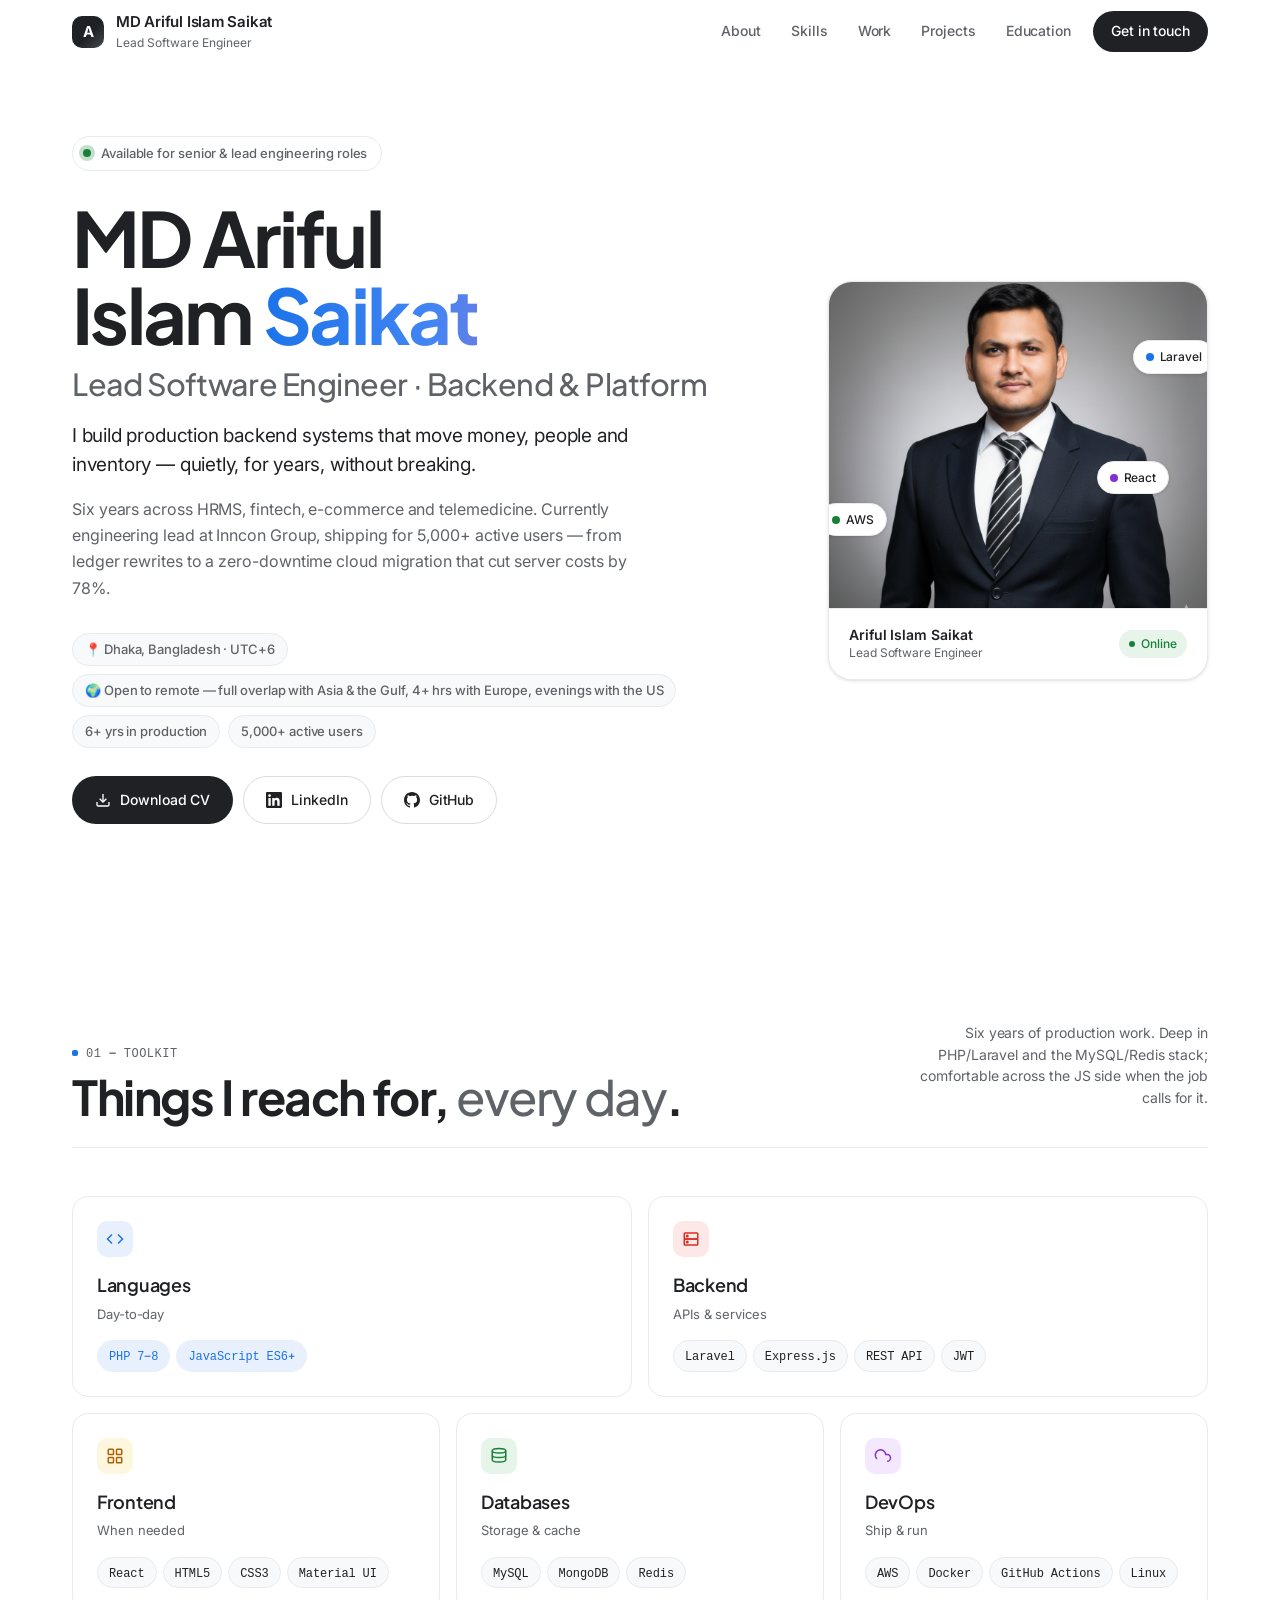
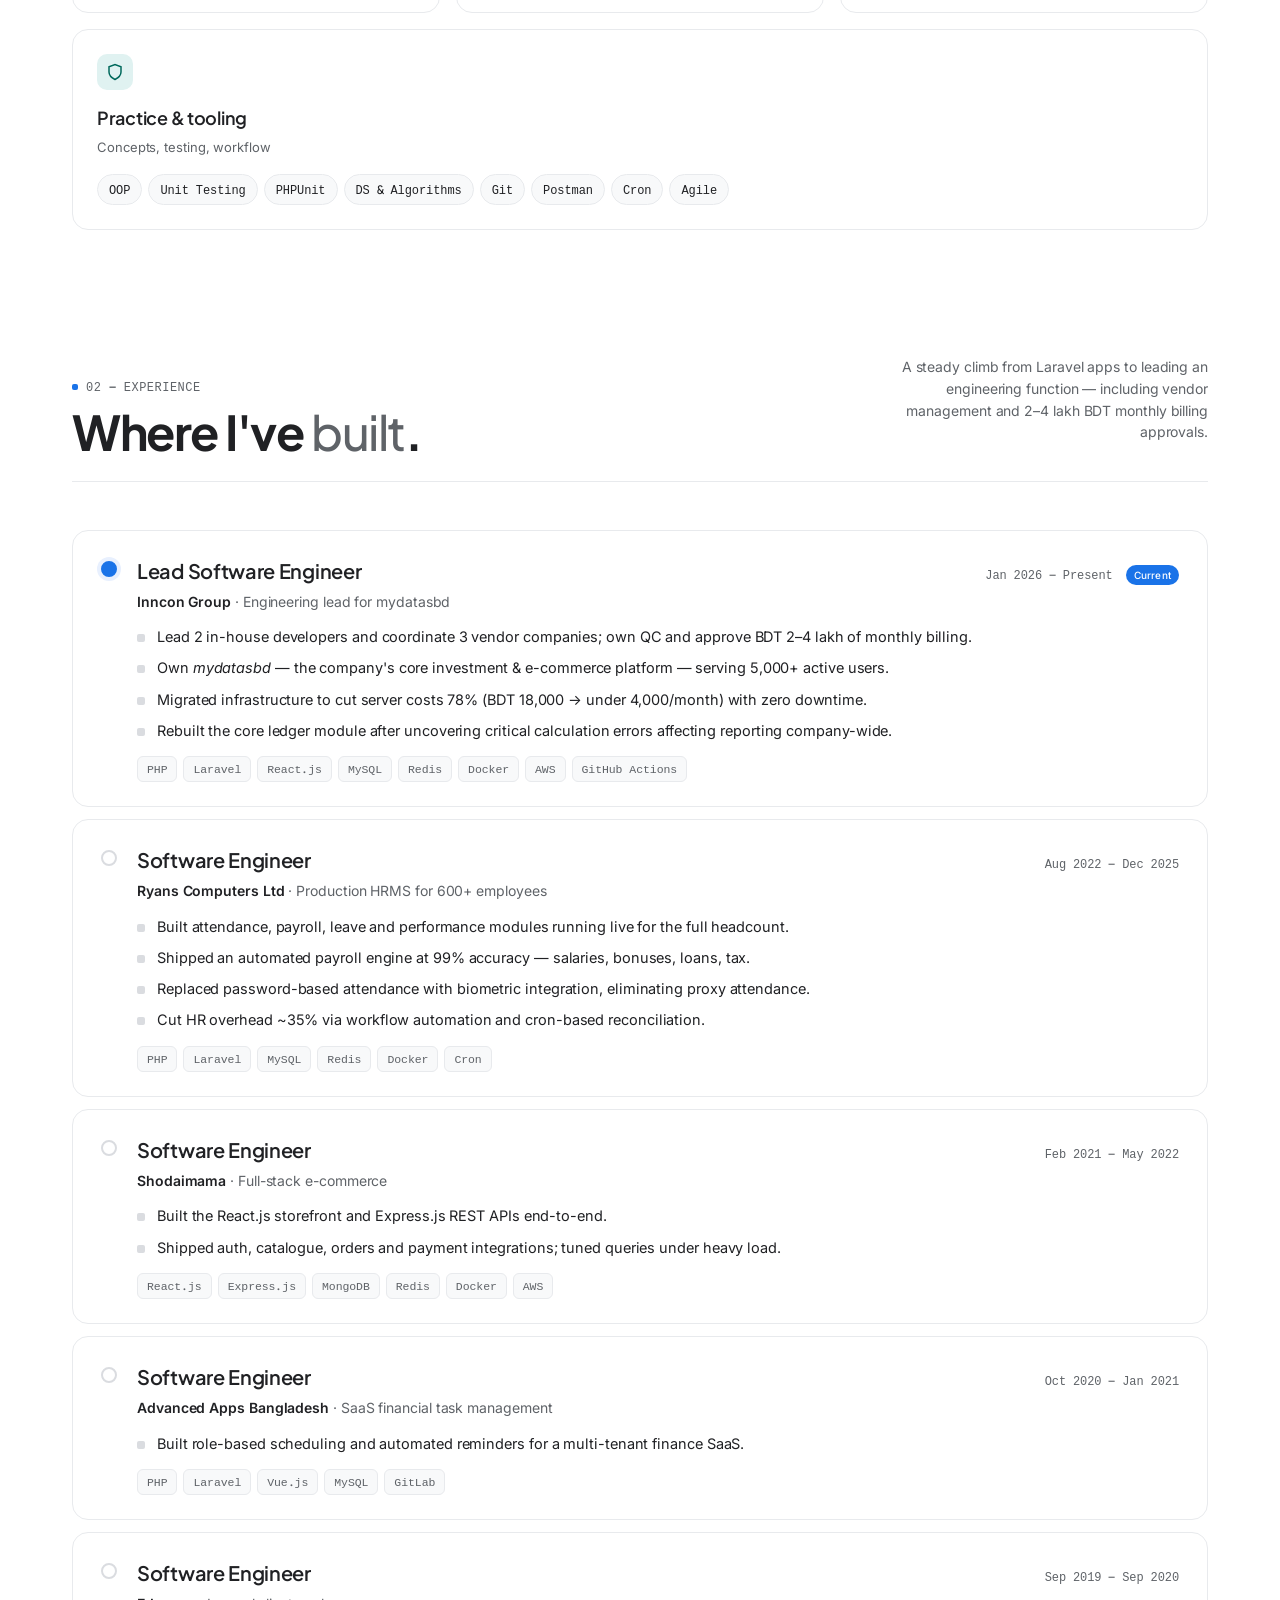
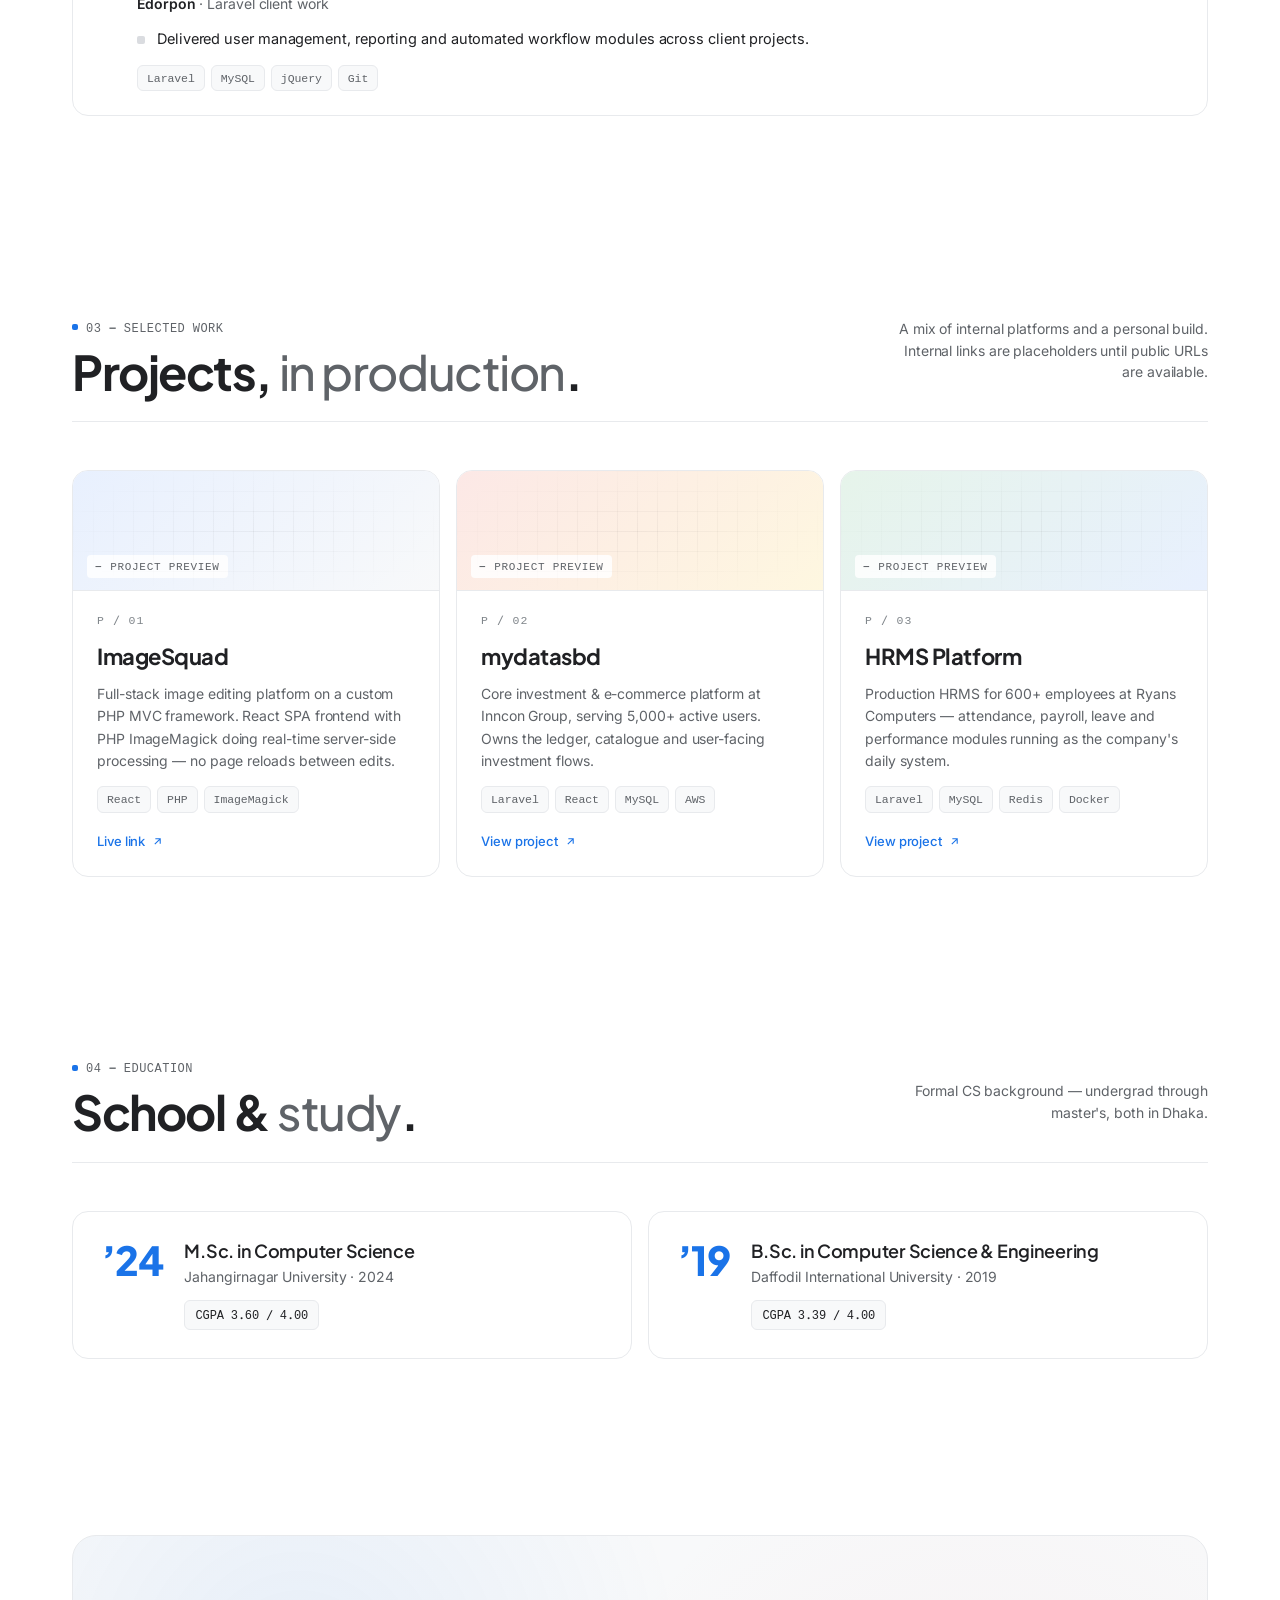
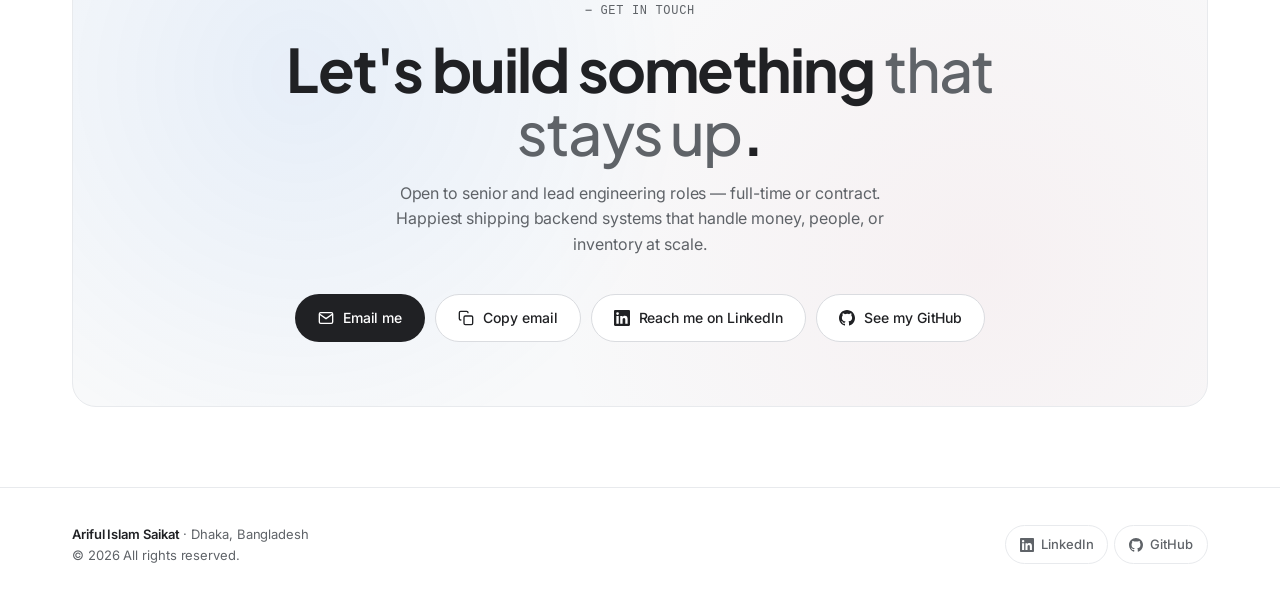
<file: index.html>
<!DOCTYPE html>
<html lang="en">
<head>
  <meta charset="UTF-8">
  <meta name="viewport" content="width=device-width, initial-scale=1.0">

  <!--
    TODO: Replace every "https://example.com" below with the real site URL
    once the domain is known (canonical, Open Graph, Twitter, JSON-LD).
  -->

  <!-- Primary meta -->
  <title>MD Ariful Islam Saikat — Lead Software Engineer</title>
  <meta name="description" content="MD Ariful Islam Saikat — Lead Software Engineer in Dhaka, Bangladesh. 6+ years building production backend systems in PHP/Laravel, React and AWS for fintech, HRMS and e-commerce.">
  <meta name="author" content="MD Ariful Islam Saikat">
  <meta name="robots" content="index, follow">
  <meta name="theme-color" content="#ffffff">
  <link rel="canonical" href="https://example.com/">

  <!-- Favicon (inline SVG — matches the brand "A" mark, no extra file needed) -->
  <link rel="icon" href="data:image/svg+xml,%3Csvg xmlns='http://www.w3.org/2000/svg' viewBox='0 0 32 32'%3E%3Crect width='32' height='32' rx='8' fill='%23202124'/%3E%3Ctext x='16' y='22' font-family='Arial,sans-serif' font-size='18' font-weight='700' fill='%23ffffff' text-anchor='middle'%3EA%3C/text%3E%3C/svg%3E">

  <!-- Open Graph (Facebook, LinkedIn, WhatsApp link previews) -->
  <meta property="og:type" content="website">
  <meta property="og:title" content="MD Ariful Islam Saikat — Lead Software Engineer">
  <meta property="og:description" content="6+ years building production backend systems in PHP/Laravel, React and AWS. Currently engineering lead at Inncon Group, shipping for 5,000+ active users.">
  <meta property="og:url" content="https://example.com/">
  <meta property="og:image" content="https://example.com/images/profile.jpg"><!-- TODO: ideally a 1200×630 share image -->
  <meta property="og:site_name" content="MD Ariful Islam Saikat">

  <!-- Twitter -->
  <meta name="twitter:card" content="summary_large_image">
  <meta name="twitter:title" content="MD Ariful Islam Saikat — Lead Software Engineer">
  <meta name="twitter:description" content="6+ years building production backend systems in PHP/Laravel, React and AWS for fintech, HRMS and e-commerce.">
  <meta name="twitter:image" content="https://example.com/images/profile.jpg">

  <!-- Structured data: tells Google who this page is about (knowledge panel, rich results) -->
  <script type="application/ld+json">
  {
    "@context": "https://schema.org",
    "@type": "Person",
    "name": "MD Ariful Islam Saikat",
    "jobTitle": "Lead Software Engineer",
    "url": "https://example.com/",
    "image": "https://example.com/images/profile.jpg",
    "email": "mailto:saikat.lead.software.engineer@gmail.com",
    "address": {
      "@type": "PostalAddress",
      "addressLocality": "Dhaka",
      "addressCountry": "Bangladesh"
    },
    "worksFor": {
      "@type": "Organization",
      "name": "Inncon Group"
    },
    "alumniOf": [
      { "@type": "CollegeOrUniversity", "name": "Jahangirnagar University" },
      { "@type": "CollegeOrUniversity", "name": "Daffodil International University" }
    ],
    "knowsAbout": ["PHP", "Laravel", "React", "MySQL", "Redis", "AWS", "Docker", "REST APIs"],
    "sameAs": [
      "https://linkedin.com/in/ariful-islam-saikat",
      "https://github.com/SaikatGeek"
    ]
  }
  </script>

  <link rel="preconnect" href="https://fonts.googleapis.com">
<link rel="preconnect" href="https://fonts.gstatic.com" crossorigin="">
<link href="https://fonts.googleapis.com/css2?family=Inter:wght@300;400;500;600;700;800&family=Plus+Jakarta+Sans:wght@400;500;600;700;800&display=swap" rel="stylesheet">
<style>
/* Keep Google Sans Code inlined as it is not on Google Fonts public CDN */
@font-face {
  font-family: 'Google Sans Code';
  font-style: normal;
  font-weight: 400;
  font-display: swap;
  src: url("[data-uri]") format('woff2');
}
@font-face {
  font-family: 'Google Sans Code';
  font-style: normal;
  font-weight: 500;
  font-display: swap;
  src: url("[data-uri]") format('woff2');
}
</style>
<style>
  :root {
    /* Clean white product palette */
    --bg: #ffffff;
    --bg-alt: #f8f9fa;
    --bg-hover: #f1f3f4;
    --ink: #202124;
    --ink-muted: #5f6368;
    --ink-faint: #80868b;
    --rule: #e8eaed;
    --rule-strong: #dadce0;

    /* Product accents — inspired by modern productivity tools */
    --blue: #1a73e8;
    --blue-soft: #e8f0fe;
    --green: #188038;
    --green-soft: #e6f4ea;
    --red: #d93025;
    --yellow: #f9ab00;

    --radius-sm: 8px;
    --radius: 12px;
    --radius-lg: 16px;
    --radius-xl: 24px;

    --max: 1200px;
    --nav-h: 64px;
    --ease: cubic-bezier(.2,.7,.2,1);
    --ease-out: cubic-bezier(0.22, 1, 0.36, 1);

    --shadow-1: 0 1px 2px 0 rgba(60,64,67,.06), 0 1px 3px 1px rgba(60,64,67,.08);
    --shadow-2: 0 1px 3px 0 rgba(60,64,67,.1), 0 4px 8px 3px rgba(60,64,67,.06);
    --shadow-3: 0 4px 8px 3px rgba(60,64,67,.1), 0 1px 3px 0 rgba(60,64,67,.06);
  }

  * { box-sizing: border-box; }
  html { scroll-behavior: smooth; }
  html, body { margin: 0; padding: 0; }
  body {
    font-family: 'Inter', 'Plus Jakarta Sans', -apple-system, BlinkMacSystemFont, 'Segoe UI', Roboto, Arial, sans-serif;
    background: var(--bg);
    color: var(--ink);
    font-size: 16px;
    line-height: 1.6;
    font-weight: 400;
    -webkit-font-smoothing: antialiased;
    -moz-osx-font-smoothing: grayscale;
    overflow-x: hidden;
    letter-spacing: -0.005em;
  }

  a { color: inherit; text-decoration: none; }

  .mono { font-family: 'Google Sans Code', ui-monospace, 'SF Mono', Menlo, monospace; }

  .container {
    max-width: var(--max);
    margin: 0 auto;
    padding: 0 32px;
  }

  /* Skip link — hidden until a keyboard user tabs to it */
  .skip-link {
    position: absolute;
    left: 12px;
    top: -48px;
    z-index: 100;
    padding: 10px 18px;
    border-radius: 999px;
    background: var(--ink);
    color: #fff;
    font-size: 14px;
    font-weight: 500;
    transition: top .2s var(--ease);
  }
  .skip-link:focus { top: 12px; }

  /* ---------- NAV ---------- */
  .nav {
    position: sticky;
    top: 0;
    z-index: 40;
    height: var(--nav-h);
    background: rgba(255,255,255,0.85);
    backdrop-filter: saturate(1.8) blur(14px);
    -webkit-backdrop-filter: saturate(1.8) blur(14px);
    border-bottom: 1px solid transparent;
    transition: border-color .25s var(--ease), background .25s var(--ease);
  }
  .nav.scrolled { border-bottom-color: var(--rule); background: rgba(255,255,255,0.94); }
  .nav-inner {
    height: 100%;
    display: flex;
    align-items: center;
    justify-content: space-between;
    gap: 24px;
  }
  .brand {
    display: flex;
    align-items: center;
    gap: 12px;
    font-weight: 600;
    font-size: 15px;
    letter-spacing: -0.015em;
  }
  .brand-mark {
    width: 32px; height: 32px;
    border-radius: 10px;
    background: var(--ink);
    color: #fff;
    display: grid; place-items: center;
    font-weight: 700;
    font-size: 15px;
    letter-spacing: -0.02em;
    position: relative;
    overflow: hidden;
  }
  .brand-mark::after {
    content: "";
    position: absolute;
    inset: 0;
    background: linear-gradient(135deg, transparent 55%, rgba(255,255,255,.18));
  }
  .brand-name small {
    display: block;
    color: var(--ink-muted);
    font-size: 12px;
    font-weight: 400;
    margin-top: -1px;
    letter-spacing: 0;
  }
  .nav-links {
    display: flex;
    gap: 2px;
    align-items: center;
  }
  .nav-links a {
    font-size: 14px;
    font-weight: 500;
    color: var(--ink-muted);
    padding: 8px 14px;
    border-radius: 8px;
    transition: color .2s var(--ease), background .2s var(--ease);
  }
  .nav-links a:hover { color: var(--ink); background: var(--bg-hover); }
  .nav-cta {
    font-size: 14px;
    font-weight: 500;
    padding: 9px 18px !important;
    border-radius: 999px !important;
    background: var(--ink);
    color: #fff !important;
    margin-left: 6px;
    transition: transform .2s var(--ease), background .2s var(--ease), box-shadow .2s var(--ease);
  }
  .nav-cta:hover { background: var(--blue) !important; transform: translateY(-1px); box-shadow: var(--shadow-2); }

  .hamburger {
    display: none;
    width: 40px; height: 40px;
    border: none; background: transparent;
    border-radius: 50%;
    cursor: pointer; padding: 0; position: relative;
  }
  .hamburger:hover { background: var(--bg-hover); }
  .hamburger span {
    position: absolute; left: 11px;
    width: 18px; height: 2px; border-radius: 2px;
    background: var(--ink);
    transition: transform .3s var(--ease), opacity .3s var(--ease), top .3s var(--ease);
  }
  .hamburger span:nth-child(1) { top: 14px; }
  .hamburger span:nth-child(2) { top: 19px; }
  .hamburger span:nth-child(3) { top: 24px; }
  .hamburger.open span:nth-child(1) { top: 19px; transform: rotate(45deg); }
  .hamburger.open span:nth-child(2) { opacity: 0; }
  .hamburger.open span:nth-child(3) { top: 19px; transform: rotate(-45deg); }

  .mobile-menu {
    position: fixed;
    top: var(--nav-h);
    left: 0; right: 0;
    background: var(--bg);
    border-bottom: 1px solid var(--rule);
    padding: 8px 0 16px;
    transform: translateY(-10px);
    opacity: 0;
    pointer-events: none;
    transition: transform .3s var(--ease), opacity .3s var(--ease);
    z-index: 39;
  }
  .mobile-menu.open { transform: translateY(0); opacity: 1; pointer-events: auto; }
  .mobile-menu a {
    display: block;
    padding: 14px 32px;
    font-size: 16px;
    font-weight: 500;
    color: var(--ink);
    border-bottom: 1px solid var(--rule);
  }
  .mobile-menu a:last-child { border-bottom: none; }

  /* ---------- HERO ---------- */
  .hero {
    position: relative;
    padding: 72px 0 96px;
    overflow: hidden;
  }
  .hero-inner {
    position: relative;
    display: grid;
    grid-template-columns: 1.5fr 1fr;
    gap: 64px;
    align-items: center;
  }
  .eyebrow {
    display: inline-flex;
    align-items: center;
    gap: 10px;
    font-size: 13px;
    color: var(--ink-muted);
    font-weight: 500;
    padding: 6px 14px 6px 10px;
    border: 1px solid var(--rule);
    border-radius: 999px;
    margin-bottom: 28px;
    background: var(--bg);
    transition: border-color .25s var(--ease), transform .25s var(--ease);
  }
  .eyebrow:hover { border-color: var(--rule-strong); transform: translateY(-1px); }
  .eyebrow .dot {
    width: 8px; height: 8px; border-radius: 50%;
    background: var(--green);
    position: relative;
  }
  .eyebrow .dot::after {
    content: ""; position: absolute; inset: -4px;
    border-radius: 50%;
    background: var(--green);
    opacity: 0.25;
    animation: ping 2.2s var(--ease) infinite;
  }
  @keyframes ping {
    0% { transform: scale(0.8); opacity: 0.5; }
    75%, 100% { transform: scale(2); opacity: 0; }
  }

  .hero h1 {
    font-family: 'Plus Jakarta Sans', 'Inter', sans-serif;
    font-weight: 700;
    font-size: clamp(44px, 6.2vw, 76px);
    line-height: 1.02;
    letter-spacing: -0.035em;
    margin: 0 0 22px;
    color: var(--ink);
  }
  .hero h1 .title-line {
    display: block;
    color: var(--ink-muted);
    font-size: 0.4em;
    font-weight: 500;
    letter-spacing: -0.015em;
    margin-top: 14px;
  }
  .hero h1 .gradient-word {
    background: linear-gradient(95deg, var(--blue) 0%, #4285f4 40%, #9b72cb 70%, #d96570 100%);
    -webkit-background-clip: text;
    background-clip: text;
    -webkit-text-fill-color: transparent;
    background-size: 200% 100%;
    animation: shimmer 6s ease-in-out infinite;
  }
  @keyframes shimmer {
    0%, 100% { background-position: 0% 50%; }
    50% { background-position: 100% 50%; }
  }

  .hero-tagline {
    font-size: 19px;
    line-height: 1.55;
    color: var(--ink);
    max-width: 580px;
    margin: 0 0 16px;
    font-weight: 400;
    letter-spacing: -0.01em;
  }
  .hero-about {
    font-size: 16px;
    line-height: 1.65;
    color: var(--ink-muted);
    max-width: 580px;
    margin: 0 0 32px;
  }
  .hero-meta {
    display: flex;
    align-items: center;
    gap: 8px;
    font-size: 13px;
    color: var(--ink-muted);
    margin-bottom: 28px;
    flex-wrap: wrap;
  }
  .hero-meta .pill {
    display: inline-flex;
    align-items: center;
    gap: 6px;
    padding: 5px 12px;
    border-radius: 999px;
    background: var(--bg-alt);
    border: 1px solid var(--rule);
    font-weight: 500;
  }

  .cta-row { display: flex; gap: 10px; flex-wrap: wrap; }
  .btn {
    display: inline-flex;
    align-items: center;
    gap: 9px;
    padding: 12px 22px;
    border-radius: 999px;
    font-size: 14px;
    font-weight: 500;
    letter-spacing: -0.005em;
    transition: transform .2s var(--ease), box-shadow .2s var(--ease), background .2s var(--ease), color .2s var(--ease), border-color .2s var(--ease);
    border: 1px solid transparent;
    cursor: pointer;
    font-family: inherit;
  }
  .btn-primary {
    background: var(--ink);
    color: #fff;
  }
  .btn-primary:hover { background: var(--blue); transform: translateY(-1px); box-shadow: var(--shadow-2); }
  .btn-ghost {
    background: var(--bg);
    color: var(--ink);
    border-color: var(--rule-strong);
  }
  .btn-ghost:hover { background: var(--bg-alt); border-color: var(--ink); transform: translateY(-1px); box-shadow: var(--shadow-1); }
  .btn svg { width: 16px; height: 16px; }

  /* ---------- GOOGLE-BOX HERO CARD ---------- */
  .hero-card {
    position: relative;
    aspect-ratio: 1/1.05;
    width: 100%;
    max-width: 380px;
    margin-left: auto;
    border-radius: var(--radius-xl);
    background: var(--bg-alt);
    border: 1px solid var(--rule);
    overflow: hidden;
    display: grid;
    grid-template-rows: 1fr auto;
    box-shadow: var(--shadow-1);
    transition: box-shadow .4s var(--ease), transform .4s var(--ease);
  }
  .hero-card:hover { box-shadow: var(--shadow-3); transform: translateY(-2px); }

  .portrait-slot {
    position: relative;
    overflow: hidden;
    /* Soft gradient sits behind the photo as a fallback while it loads */
    background:
      radial-gradient(circle at 30% 20%, rgba(26,115,232,0.08), transparent 45%),
      radial-gradient(circle at 75% 70%, rgba(217,101,112,0.07), transparent 50%),
      linear-gradient(180deg, #f8f9fa, #eef1f5);
  }
  .portrait-img {
    position: absolute;
    inset: 0;
    width: 100%;
    height: 100%;
    object-fit: cover;
    object-position: center;
  }
  .portrait-slot::before {
    content: "";
    position: absolute;
    inset: 0;
    background-image:
      linear-gradient(rgba(32,33,36,.035) 1px, transparent 1px),
      linear-gradient(90deg, rgba(32,33,36,.035) 1px, transparent 1px);
    background-size: 24px 24px;
    mask-image: radial-gradient(ellipse at center, #000 40%, transparent 75%);
    -webkit-mask-image: radial-gradient(ellipse at center, #000 40%, transparent 75%);
  }
  .portrait-initials {
    position: absolute;
    inset: 0;
    display: grid;
    place-items: center;
    font-family: 'Plus Jakarta Sans', sans-serif;
    font-weight: 800;
    font-size: 96px;
    letter-spacing: -0.04em;
    color: var(--ink);
    line-height: 1;
  }
  .portrait-initials .dot-i {
    color: var(--blue);
  }
  .portrait-placeholder-label {
    position: absolute;
    left: 14px; top: 14px;
    font-size: 11px;
    font-family: 'Google Sans Code', monospace;
    color: var(--ink-faint);
    letter-spacing: 0.08em;
    text-transform: uppercase;
  }
  .float-chip {
    position: absolute;
    display: inline-flex;
    align-items: center;
    gap: 6px;
    background: #fff;
    border: 1px solid var(--rule);
    border-radius: 999px;
    padding: 6px 12px;
    font-size: 12px;
    font-weight: 500;
    box-shadow: var(--shadow-1);
    animation: float 6s var(--ease) infinite;
  }
  .float-chip .swatch {
    width: 8px; height: 8px; border-radius: 50%;
  }
  .float-chip.one {
    top: 18%; right: -8px;
    animation-delay: 0s;
  }
  .float-chip.two {
    bottom: 22%; left: -10px;
    animation-delay: 2s;
  }
  .float-chip.three {
    top: 55%; right: 10%;
    animation-delay: 4s;
  }
  @keyframes float {
    0%, 100% { transform: translateY(0); }
    50% { transform: translateY(-6px); }
  }

  .hero-card-foot {
    padding: 18px 20px;
    border-top: 1px solid var(--rule);
    background: #fff;
    display: flex;
    align-items: center;
    justify-content: space-between;
    gap: 12px;
  }
  .hero-card-foot .name {
    font-weight: 600;
    font-size: 14px;
    line-height: 1.2;
  }
  .hero-card-foot .name small {
    display: block;
    font-weight: 400;
    color: var(--ink-muted);
    font-size: 12px;
    margin-top: 2px;
  }
  .hero-card-foot .status {
    display: inline-flex;
    align-items: center;
    gap: 6px;
    font-size: 12px;
    color: var(--green);
    font-weight: 500;
    padding: 4px 10px;
    background: var(--green-soft);
    border-radius: 999px;
  }
  .hero-card-foot .status::before {
    content: "";
    width: 6px; height: 6px; border-radius: 50%;
    background: var(--green);
  }

  /* ---------- SECTIONS ---------- */
  section { padding: 88px 0; position: relative; }
  .section-head {
    display: grid;
    grid-template-columns: 1fr auto;
    align-items: end;
    gap: 32px;
    margin-bottom: 48px;
    padding-bottom: 24px;
    border-bottom: 1px solid var(--rule);
  }
  .section-label {
    font-family: 'Google Sans Code', monospace;
    font-size: 12px;
    color: var(--ink-muted);
    letter-spacing: 0.04em;
    text-transform: uppercase;
    font-weight: 500;
    margin-bottom: 10px;
    display: inline-flex;
    align-items: center;
    gap: 8px;
  }
  .section-label::before {
    content: "";
    width: 6px; height: 6px; border-radius: 2px;
    background: var(--blue);
  }
  .section-title {
    font-family: 'Plus Jakarta Sans', 'Inter', sans-serif;
    font-weight: 700;
    font-size: clamp(32px, 4.2vw, 48px);
    line-height: 1.05;
    letter-spacing: -0.03em;
    margin: 0;
    color: var(--ink);
  }
  .section-title em {
    font-style: normal;
    color: var(--ink-muted);
    font-weight: 500;
  }
  .section-aside {
    font-size: 14px;
    color: var(--ink-muted);
    max-width: 320px;
    line-height: 1.55;
    text-align: right;
  }

  /* ---------- GOOGLE-BOX GRID ---------- */
  .skills-grid {
    display: grid;
    grid-template-columns: repeat(6, 1fr);
    gap: 16px;
  }
  .skill-card {
    background: var(--bg);
    border: 1px solid var(--rule);
    border-radius: var(--radius-lg);
    padding: 24px;
    transition: transform .3s var(--ease-out), box-shadow .3s var(--ease-out), border-color .3s var(--ease-out);
    position: relative;
    overflow: hidden;
  }
  /* Span pattern — varied box sizes (European/Nordic/modular feel) */
  .skill-card:nth-child(1) { grid-column: span 3; }
  .skill-card:nth-child(2) { grid-column: span 3; }
  .skill-card:nth-child(3) { grid-column: span 2; }
  .skill-card:nth-child(4) { grid-column: span 2; }
  .skill-card:nth-child(5) { grid-column: span 2; }
  .skill-card:nth-child(6) { grid-column: span 6; }

  .skill-card:hover {
    transform: translateY(-3px);
    box-shadow: var(--shadow-2);
    border-color: transparent;
  }
  .skill-card .skill-icon {
    width: 36px; height: 36px;
    border-radius: 10px;
    display: grid; place-items: center;
    margin-bottom: 14px;
    background: var(--blue-soft);
    color: var(--blue);
  }
  .skill-card .skill-icon svg { width: 18px; height: 18px; }
  .skill-card:nth-child(2) .skill-icon { background: #fce8e6; color: var(--red); }
  .skill-card:nth-child(3) .skill-icon { background: #fef7e0; color: #b06000; }
  .skill-card:nth-child(4) .skill-icon { background: var(--green-soft); color: var(--green); }
  .skill-card:nth-child(5) .skill-icon { background: #f3e8fd; color: #8430ce; }
  .skill-card:nth-child(6) .skill-icon { background: #e0f2f1; color: #00695c; }

  .skill-card h3 {
    font-family: 'Plus Jakarta Sans', sans-serif;
    font-weight: 600;
    font-size: 18px;
    margin: 0 0 4px;
    letter-spacing: -0.015em;
  }
  .skill-card .skill-sub {
    font-size: 13px;
    color: var(--ink-muted);
    margin-bottom: 16px;
  }
  .chips {
    display: flex;
    flex-wrap: wrap;
    gap: 6px;
  }
  .chip {
    font-family: 'Google Sans Code', monospace;
    font-size: 12px;
    padding: 5px 11px;
    border-radius: 999px;
    background: var(--bg-alt);
    color: var(--ink);
    border: 1px solid var(--rule);
    transition: background .2s var(--ease), border-color .2s var(--ease);
  }
  .chip.accent {
    background: var(--blue-soft);
    color: var(--blue);
    border-color: transparent;
  }

  /* ---------- EXPERIENCE ---------- */
  .timeline {
    position: relative;
  }
  .job {
    position: relative;
    padding: 24px 28px 24px 64px;
    margin-bottom: 12px;
    border: 1px solid var(--rule);
    border-radius: var(--radius-lg);
    background: var(--bg);
    transition: transform .3s var(--ease), box-shadow .3s var(--ease), border-color .3s var(--ease);
  }
  .job:hover {
    transform: translateX(4px);
    box-shadow: var(--shadow-2);
    border-color: transparent;
  }
  .job::before {
    content: "";
    position: absolute;
    left: 28px; top: 30px;
    width: 12px; height: 12px;
    border-radius: 50%;
    background: var(--bg);
    border: 2px solid var(--rule-strong);
    transition: background .25s var(--ease), border-color .25s var(--ease), transform .25s var(--ease);
  }
  .job.current::before {
    background: var(--blue);
    border-color: var(--blue);
    box-shadow: 0 0 0 4px var(--blue-soft);
  }
  .job:hover::before {
    transform: scale(1.2);
  }
  .job-head {
    display: flex;
    flex-wrap: wrap;
    align-items: baseline;
    justify-content: space-between;
    gap: 8px 20px;
    margin-bottom: 4px;
  }
  .job-role {
    font-family: 'Plus Jakarta Sans', sans-serif;
    font-weight: 600;
    font-size: 20px;
    letter-spacing: -0.015em;
    margin: 0;
    color: var(--ink);
  }
  .job-company {
    font-size: 14px;
    color: var(--ink-muted);
    margin: 0 0 12px;
  }
  .job-company strong { color: var(--ink); font-weight: 600; }
  .job-period {
    font-family: 'Google Sans Code', monospace;
    font-size: 12px;
    color: var(--ink-muted);
    font-variant-numeric: tabular-nums;
    white-space: nowrap;
  }
  .job-period .current-tag {
    display: inline-block;
    background: var(--blue);
    color: #fff;
    padding: 2px 8px;
    border-radius: 999px;
    font-size: 10px;
    margin-left: 6px;
    letter-spacing: 0.02em;
    font-family: 'Inter', sans-serif;
    font-weight: 500;
  }
  .job-bullets {
    list-style: none;
    padding: 0;
    margin: 10px 0 14px;
  }
  .job-bullets li {
    position: relative;
    padding-left: 20px;
    font-size: 14.5px;
    color: var(--ink);
    line-height: 1.6;
    margin-bottom: 8px;
  }
  .job-bullets li::before {
    content: "";
    position: absolute;
    left: 0; top: 9px;
    width: 8px; height: 8px;
    border-radius: 2px;
    background: var(--rule-strong);
  }
  .job-stack {
    display: flex;
    flex-wrap: wrap;
    gap: 6px;
    margin-top: 14px;
  }
  .stack-tag {
    font-family: 'Google Sans Code', monospace;
    font-size: 11.5px;
    color: var(--ink-muted);
    padding: 3px 9px;
    border-radius: 6px;
    background: var(--bg-alt);
    border: 1px solid var(--rule);
  }

  /* ---------- PROJECTS ---------- */
  .projects-grid {
    display: grid;
    grid-template-columns: repeat(3, 1fr);
    gap: 16px;
  }
  .project-card {
    background: var(--bg);
    border: 1px solid var(--rule);
    border-radius: var(--radius-lg);
    padding: 24px;
    display: flex;
    flex-direction: column;
    gap: 14px;
    transition: transform .35s var(--ease-out), box-shadow .35s var(--ease-out), border-color .35s var(--ease-out);
    cursor: pointer;
    position: relative;
    overflow: hidden;
    min-height: 320px;
  }
  .project-card:hover {
    transform: translateY(-4px);
    box-shadow: var(--shadow-3);
    border-color: transparent;
  }
  .project-thumb {
    height: 120px;
    margin: -24px -24px 6px;
    background: linear-gradient(135deg, #e8f0fe, #f8f9fa);
    position: relative;
    overflow: hidden;
    border-bottom: 1px solid var(--rule);
  }
  .project-card:nth-child(2) .project-thumb {
    background: linear-gradient(135deg, #fce8e6, #fef7e0);
  }
  .project-card:nth-child(3) .project-thumb {
    background: linear-gradient(135deg, #e6f4ea, #e8f0fe);
  }
  .project-thumb::after {
    content: "";
    position: absolute;
    inset: 0;
    background-image:
      linear-gradient(rgba(32,33,36,.05) 1px, transparent 1px),
      linear-gradient(90deg, rgba(32,33,36,.05) 1px, transparent 1px);
    background-size: 20px 20px;
    mask-image: radial-gradient(ellipse at 50% 50%, #000, transparent 80%);
    -webkit-mask-image: radial-gradient(ellipse at 50% 50%, #000, transparent 80%);
  }
  .project-thumb-label {
    position: absolute;
    left: 14px; bottom: 12px;
    font-family: 'Google Sans Code', monospace;
    font-size: 11px;
    color: var(--ink-muted);
    letter-spacing: 0.06em;
    text-transform: uppercase;
    background: rgba(255,255,255,0.85);
    padding: 3px 8px;
    border-radius: 4px;
  }
  .project-num {
    font-family: 'Google Sans Code', monospace;
    font-size: 11.5px;
    color: var(--ink-faint);
    letter-spacing: 0.08em;
  }
  .project-name {
    font-family: 'Plus Jakarta Sans', sans-serif;
    font-weight: 700;
    font-size: 22px;
    letter-spacing: -0.02em;
    margin: 0;
    line-height: 1.15;
  }
  .project-desc {
    font-size: 14px;
    color: var(--ink-muted);
    line-height: 1.6;
    margin: 0;
    flex: 1;
  }
  .project-stack {
    display: flex;
    flex-wrap: wrap;
    gap: 6px;
  }
  .project-link {
    display: inline-flex;
    align-items: center;
    gap: 6px;
    font-size: 13px;
    color: var(--blue);
    font-weight: 500;
    margin-top: 4px;
  }
  .project-link.disabled { color: var(--ink-faint); cursor: default; }
  .project-link svg { width: 13px; height: 13px; transition: transform .25s var(--ease); }
  .project-card:hover .project-link:not(.disabled) svg { transform: translate(2px, -2px); }

  /* ---------- EDUCATION ---------- */
  .edu-grid {
    display: grid;
    grid-template-columns: repeat(2, 1fr);
    gap: 16px;
  }
  .edu-card {
    background: var(--bg);
    border: 1px solid var(--rule);
    border-radius: var(--radius-lg);
    padding: 28px;
    display: flex;
    gap: 22px;
    align-items: flex-start;
    transition: transform .3s var(--ease), box-shadow .3s var(--ease), border-color .3s var(--ease);
  }
  .edu-card:hover {
    transform: translateY(-2px);
    box-shadow: var(--shadow-2);
    border-color: transparent;
  }
  .edu-year {
    font-family: 'Plus Jakarta Sans', sans-serif;
    font-weight: 800;
    font-size: 40px;
    line-height: 1;
    color: var(--blue);
    flex-shrink: 0;
    letter-spacing: -0.03em;
  }
  .edu-body h3 {
    font-family: 'Plus Jakarta Sans', sans-serif;
    font-weight: 600;
    font-size: 18px;
    margin: 0 0 4px;
    letter-spacing: -0.015em;
    line-height: 1.25;
  }
  .edu-body .edu-school {
    font-size: 14px;
    color: var(--ink-muted);
    margin: 0 0 12px;
  }
  .edu-body .edu-cgpa {
    font-family: 'Google Sans Code', monospace;
    font-size: 12px;
    color: var(--ink);
    background: var(--bg-alt);
    border: 1px solid var(--rule);
    display: inline-block;
    padding: 4px 10px;
    border-radius: 6px;
  }

  /* ---------- CONTACT ---------- */
  .contact-block {
    text-align: center;
    padding: 64px 24px;
    background: var(--bg-alt);
    border-radius: var(--radius-xl);
    border: 1px solid var(--rule);
    position: relative;
    overflow: hidden;
  }
  .contact-block::before {
    content: "";
    position: absolute;
    inset: 0;
    background:
      radial-gradient(circle at 20% 30%, rgba(26,115,232,0.08), transparent 40%),
      radial-gradient(circle at 80% 70%, rgba(217,101,112,0.06), transparent 45%);
    pointer-events: none;
  }
  .contact-eyebrow {
    font-family: 'Google Sans Code', monospace;
    font-size: 12px;
    color: var(--ink-muted);
    letter-spacing: 0.06em;
    text-transform: uppercase;
    margin-bottom: 18px;
    position: relative;
  }
  .contact-title {
    font-family: 'Plus Jakarta Sans', sans-serif;
    font-weight: 700;
    font-size: clamp(36px, 5.5vw, 60px);
    line-height: 1.05;
    letter-spacing: -0.03em;
    margin: 0 0 18px;
    max-width: 820px;
    margin-left: auto;
    margin-right: auto;
    position: relative;
  }
  .contact-title em { font-style: normal; color: var(--ink-muted); font-weight: 500; }
  .contact-sub {
    font-size: 16px;
    color: var(--ink-muted);
    max-width: 540px;
    margin: 0 auto 36px;
    line-height: 1.6;
    position: relative;
  }
  .contact-cta {
    display: inline-flex; gap: 10px;
    flex-wrap: wrap; justify-content: center;
    position: relative;
  }

  /* ---------- FOOTER ---------- */
  footer {
    border-top: 1px solid var(--rule);
    padding: 36px 0 48px;
    margin-top: 40px;
  }
  .footer-inner {
    display: flex;
    align-items: center;
    justify-content: space-between;
    gap: 20px;
    flex-wrap: wrap;
  }
  .footer-left {
    font-size: 13px;
    color: var(--ink-muted);
  }
  .footer-left strong { color: var(--ink); font-weight: 600; }
  .footer-links {
    display: flex;
    gap: 6px;
  }
  .footer-links a {
    display: inline-flex;
    align-items: center;
    gap: 7px;
    font-size: 13px;
    font-weight: 500;
    padding: 8px 14px;
    border-radius: 999px;
    border: 1px solid var(--rule);
    color: var(--ink-muted);
    transition: all .2s var(--ease);
  }
  .footer-links a:hover {
    color: var(--ink);
    border-color: var(--ink);
    transform: translateY(-1px);
  }
  .footer-links svg { width: 14px; height: 14px; }

  /* ---------- REVEAL ANIMATION ---------- */
  .reveal {
    opacity: 0;
    transform: translateY(16px);
    transition: opacity .7s var(--ease-out), transform .7s var(--ease-out);
  }
  .reveal.in { opacity: 1; transform: none; }

  /* ---------- RESPONSIVE ---------- */
  @media (max-width: 960px) {
    .hero-inner { grid-template-columns: 1fr; gap: 48px; }
    .hero-card { max-width: 320px; margin: 0 auto; order: -1; }
    .skills-grid { grid-template-columns: repeat(2, 1fr); }
    .skills-grid .skill-card { grid-column: span 1 !important; }
    .skills-grid .skill-card:nth-child(6) { grid-column: span 2 !important; }
    .projects-grid { grid-template-columns: 1fr; }
    .edu-grid { grid-template-columns: 1fr; }
    .section-head { grid-template-columns: 1fr; }
    .section-aside { text-align: left; max-width: none; }
  }

  @media (max-width: 720px) {
    body { font-size: 15px; }
    .container { padding: 0 20px; }
    section { padding: 64px 0; }
    .hero { padding: 48px 0 64px; }
    .nav-links { display: none; }
    .hamburger { display: block; }
    .skills-grid { grid-template-columns: 1fr; }
    .skills-grid .skill-card, .skills-grid .skill-card:nth-child(6) { grid-column: span 1 !important; }
    .job { padding-left: 56px; }
    .job::before { left: 22px; }
    .job-head { flex-direction: column; align-items: flex-start; gap: 2px; }
    .job-period { white-space: normal; }
    .footer-inner { flex-direction: column; text-align: center; }
    .edu-card { flex-direction: column; gap: 12px; }
  }

  @media (prefers-reduced-motion: reduce) {
    *, *::before, *::after {
      animation-duration: 0.001ms !important;
      transition-duration: 0.001ms !important;
    }
    .reveal { opacity: 1; transform: none; }
  }
</style>
</head>
<body>

<a class="skip-link" href="#main">Skip to content</a>

<!-- NAV -->
<nav class="nav scrolled" id="nav">
  <div class="container nav-inner">
    <a href="#top" class="brand">
      <span class="brand-mark">A</span>
      <span class="brand-name">
        MD Ariful Islam Saikat
        <small>Lead Software Engineer</small>
      </span>
    </a>
    <div class="nav-links">
      <a href="#about">About</a>
      <a href="#skills">Skills</a>
      <a href="#work">Work</a>
      <a href="#projects">Projects</a>
      <a href="#education">Education</a>
      <a href="#contact" class="nav-cta">Get in touch</a>
    </div>
    <button class="hamburger" id="hamburger" aria-label="Menu" aria-controls="mobileMenu" aria-expanded="false">
      <span></span><span></span><span></span>
    </button>
  </div>
  <div class="mobile-menu" id="mobileMenu" aria-hidden="true">
    <a href="#about">About</a>
    <a href="#skills">Skills</a>
    <a href="#work">Work</a>
    <a href="#projects">Projects</a>
    <a href="#education">Education</a>
    <a href="#contact">Get in touch</a>
  </div>
</nav>

<main id="main">

<!-- HERO -->
<header class="hero" id="top">
  <div class="container hero-inner">
    <div class="hero-copy" id="about">
      <div class="eyebrow reveal in" style="transition-delay: 0ms;">
        <span class="dot"></span>
        Available for senior &amp; lead engineering roles
      </div>
      <h1 class="reveal in" style="transition-delay: 60ms;">
        MD Ariful <br>Islam <span class="gradient-word">Saikat</span>
        <span class="title-line">Lead Software Engineer · Backend &amp; Platform</span>
      </h1>
      <p class="hero-tagline reveal in" style="transition-delay: 120ms;">
        I build production backend systems that move money, people and inventory —
        quietly, for years, without breaking.
      </p>
      <p class="hero-about reveal in" style="transition-delay: 180ms;">
        Six years across HRMS, fintech, e-commerce and telemedicine. Currently engineering
        lead at Inncon Group, shipping for 5,000+ active users — from ledger rewrites
        to a zero-downtime cloud migration that cut server costs by 78%.
      </p>
      <div class="hero-meta reveal in" style="transition-delay: 240ms;">
        <span class="pill">📍 Dhaka, Bangladesh · UTC+6</span>
        <span class="pill">🌍 Open to remote — full overlap with Asia &amp; the Gulf, 4+ hrs with Europe, evenings with the US</span>
        <span class="pill">6+ yrs in production</span>
        <span class="pill">5,000+ active users</span>
      </div>
      <div class="cta-row reveal in" style="transition-delay: 300ms;">
        <!-- TODO: drop the CV as "Ariful-Islam-Saikat-CV.pdf" in the project root so this resolves -->
        <a class="btn btn-primary" href="Ariful-Islam-Saikat-CV.pdf" download>
          <svg viewBox="0 0 24 24" fill="none" stroke="currentColor" stroke-width="2"><path d="M21 15v4a2 2 0 0 1-2 2H5a2 2 0 0 1-2-2v-4"></path><path d="M7 10l5 5 5-5"></path><path d="M12 15V3"></path></svg>
          Download CV
        </a>
        <a class="btn btn-ghost" href="https://linkedin.com/in/ariful-islam-saikat" target="_blank" rel="noopener">
          <svg viewBox="0 0 24 24" fill="currentColor"><path d="M20.447 20.452h-3.554v-5.569c0-1.328-.027-3.037-1.852-3.037-1.853 0-2.136 1.445-2.136 2.939v5.667H9.351V9h3.414v1.561h.046c.477-.9 1.637-1.85 3.37-1.85 3.601 0 4.267 2.37 4.267 5.455v6.286zM5.337 7.433a2.062 2.062 0 01-2.063-2.065 2.063 2.063 0 112.063 2.065zm1.782 13.019H3.555V9h3.564v11.452zM22.225 0H1.771C.792 0 0 .774 0 1.729v20.542C0 23.227.792 24 1.771 24h20.451C23.2 24 24 23.227 24 22.271V1.729C24 .774 23.2 0 22.222 0h.003z"></path></svg>
          LinkedIn
        </a>
        <a class="btn btn-ghost" href="https://github.com/SaikatGeek" target="_blank" rel="noopener">
          <svg viewBox="0 0 24 24" fill="currentColor"><path d="M12 0C5.374 0 0 5.373 0 12c0 5.302 3.438 9.8 8.207 11.387.6.111.793-.261.793-.577v-2.234c-3.338.726-4.033-1.416-4.033-1.416-.546-1.387-1.333-1.756-1.333-1.756-1.089-.745.083-.729.083-.729 1.205.084 1.839 1.237 1.839 1.237 1.07 1.834 2.807 1.304 3.492.997.107-.775.418-1.305.762-1.604-2.665-.305-5.467-1.334-5.467-5.931 0-1.311.469-2.381 1.236-3.221-.124-.303-.535-1.524.117-3.176 0 0 1.008-.322 3.301 1.23A11.509 11.509 0 0112 5.803c1.02.005 2.047.138 3.006.404 2.291-1.552 3.297-1.23 3.297-1.23.653 1.653.242 2.874.118 3.176.77.84 1.235 1.911 1.235 3.221 0 4.609-2.807 5.624-5.479 5.921.43.372.823 1.102.823 2.222v3.293c0 .319.192.694.801.576C20.566 21.797 24 17.3 24 12c0-6.627-5.373-12-12-12z"></path></svg>
          GitHub
        </a>
      </div>
    </div>

    <!-- Hero card (Google-box style portrait placeholder) -->
    <div class="hero-card reveal in" style="transition-delay: 360ms;">
      <div class="portrait-slot">
        <img class="portrait-img" src="images/profile.jpg" alt="Portrait of MD Ariful Islam Saikat, Lead Software Engineer" loading="lazy" decoding="async" width="380" height="400">
        <span class="float-chip one"><span class="swatch" style="background:var(--blue)"></span>Laravel</span>
        <span class="float-chip two"><span class="swatch" style="background:var(--green)"></span>AWS</span>
        <span class="float-chip three"><span class="swatch" style="background:#8430ce"></span>React</span>
      </div>
      <div class="hero-card-foot">
        <div class="name">
          Ariful Islam Saikat
          <small>Lead Software Engineer</small>
        </div>
        <div class="status">Online</div>
      </div>
    </div>
  </div>
</header>

<!-- SKILLS -->
<section id="skills">
  <div class="container">
    <div class="section-head reveal in" style="transition-delay: 0ms;">
      <div>
        <div class="section-label">01 — Toolkit</div>
        <h2 class="section-title">Things I reach for, <em>every day</em>.</h2>
      </div>
      <p class="section-aside">
        Six years of production work. Deep in PHP/Laravel and the MySQL/Redis stack;
        comfortable across the JS side when the job calls for it.
      </p>
    </div>

    <div class="skills-grid">
      <div class="skill-card reveal in" style="transition-delay: 60ms;">
        <div class="skill-icon">
          <svg viewBox="0 0 24 24" fill="none" stroke="currentColor" stroke-width="2"><path d="M16 18l6-6-6-6M8 6l-6 6 6 6"></path></svg>
        </div>
        <h3>Languages</h3>
        <div class="skill-sub">Day-to-day</div>
        <div class="chips">
          <span class="chip accent">PHP 7–8</span>
          <span class="chip accent">JavaScript ES6+</span>
        </div>
      </div>

      <div class="skill-card reveal in" style="transition-delay: 120ms;">
        <div class="skill-icon">
          <svg viewBox="0 0 24 24" fill="none" stroke="currentColor" stroke-width="2"><rect x="3" y="4" width="18" height="8" rx="1"></rect><rect x="3" y="12" width="18" height="8" rx="1"></rect><circle cx="7" cy="8" r="1"></circle><circle cx="7" cy="16" r="1"></circle></svg>
        </div>
        <h3>Backend</h3>
        <div class="skill-sub">APIs &amp; services</div>
        <div class="chips">
          <span class="chip">Laravel</span>
          <span class="chip">Express.js</span>
          <span class="chip">REST API</span>
          <span class="chip">JWT</span>
        </div>
      </div>

      <div class="skill-card reveal in" style="transition-delay: 180ms;">
        <div class="skill-icon">
          <svg viewBox="0 0 24 24" fill="none" stroke="currentColor" stroke-width="2"><rect x="3" y="3" width="7" height="7" rx="1"></rect><rect x="14" y="3" width="7" height="7" rx="1"></rect><rect x="3" y="14" width="7" height="7" rx="1"></rect><rect x="14" y="14" width="7" height="7" rx="1"></rect></svg>
        </div>
        <h3>Frontend</h3>
        <div class="skill-sub">When needed</div>
        <div class="chips">
          <span class="chip">React</span>
          <span class="chip">HTML5</span>
          <span class="chip">CSS3</span>
          <span class="chip">Material UI</span>
        </div>
      </div>

      <div class="skill-card reveal in" style="transition-delay: 240ms;">
        <div class="skill-icon">
          <svg viewBox="0 0 24 24" fill="none" stroke="currentColor" stroke-width="2"><ellipse cx="12" cy="5" rx="9" ry="3"></ellipse><path d="M3 5v6c0 1.66 4 3 9 3s9-1.34 9-3V5"></path><path d="M3 11v6c0 1.66 4 3 9 3s9-1.34 9-3v-6"></path></svg>
        </div>
        <h3>Databases</h3>
        <div class="skill-sub">Storage &amp; cache</div>
        <div class="chips">
          <span class="chip">MySQL</span>
          <span class="chip">MongoDB</span>
          <span class="chip">Redis</span>
        </div>
      </div>

      <div class="skill-card reveal in" style="transition-delay: 300ms;">
        <div class="skill-icon">
          <svg viewBox="0 0 24 24" fill="none" stroke="currentColor" stroke-width="2"><path d="M17.5 19a4.5 4.5 0 100-9h-1.8A7 7 0 104 15.9"></path></svg>
        </div>
        <h3>DevOps</h3>
        <div class="skill-sub">Ship &amp; run</div>
        <div class="chips">
          <span class="chip">AWS</span>
          <span class="chip">Docker</span>
          <span class="chip">GitHub Actions</span>
          <span class="chip">Linux</span>
        </div>
      </div>

      <div class="skill-card reveal in" style="transition-delay: 360ms;">
        <div class="skill-icon">
          <svg viewBox="0 0 24 24" fill="none" stroke="currentColor" stroke-width="2"><path d="M12 22s8-4 8-10V5l-8-3-8 3v7c0 6 8 10 8 10z"></path></svg>
        </div>
        <h3>Practice &amp; tooling</h3>
        <div class="skill-sub">Concepts, testing, workflow</div>
        <div class="chips">
          <span class="chip">OOP</span>
          <span class="chip">Unit Testing</span>
          <span class="chip">PHPUnit</span>
          <span class="chip">DS &amp; Algorithms</span>
          <span class="chip">Git</span>
          <span class="chip">Postman</span>
          <span class="chip">Cron</span>
          <span class="chip">Agile</span>
        </div>
      </div>
    </div>
  </div>
</section>

<!-- WORK -->
<section id="work" style="padding-top:24px">
  <div class="container">
    <div class="section-head reveal in" style="transition-delay: 0ms;">
      <div>
        <div class="section-label">02 — Experience</div>
        <h2 class="section-title">Where I've <em>built</em>.</h2>
      </div>
      <p class="section-aside">
        A steady climb from Laravel apps to leading an engineering function —
        including vendor management and 2–4 lakh BDT monthly billing approvals.
      </p>
    </div>

    <div class="timeline">

      <article class="job current reveal in" style="transition-delay: 60ms;">
        <div class="job-head">
          <h3 class="job-role">Lead Software Engineer</h3>
          <span class="job-period">Jan 2026 — Present <span class="current-tag">Current</span></span>
        </div>
        <p class="job-company"><strong>Inncon Group</strong> · Engineering lead for mydatasbd</p>
        <ul class="job-bullets">
          <li>Lead 2 in-house developers and coordinate 3 vendor companies; own QC and approve BDT 2–4 lakh of monthly billing.</li>
          <li>Own <em>mydatasbd</em> — the company's core investment &amp; e-commerce platform — serving 5,000+ active users.</li>
          <li>Migrated infrastructure to cut server costs 78% (BDT 18,000 → under 4,000/month) with zero downtime.</li>
          <li>Rebuilt the core ledger module after uncovering critical calculation errors affecting reporting company-wide.</li>
        </ul>
        <div class="job-stack">
          <span class="stack-tag">PHP</span><span class="stack-tag">Laravel</span><span class="stack-tag">React.js</span>
          <span class="stack-tag">MySQL</span><span class="stack-tag">Redis</span><span class="stack-tag">Docker</span>
          <span class="stack-tag">AWS</span><span class="stack-tag">GitHub Actions</span>
        </div>
      </article>

      <article class="job reveal in" style="transition-delay: 120ms;">
        <div class="job-head">
          <h3 class="job-role">Software Engineer</h3>
          <span class="job-period">Aug 2022 — Dec 2025</span>
        </div>
        <p class="job-company"><strong>Ryans Computers Ltd</strong> · Production HRMS for 600+ employees</p>
        <ul class="job-bullets">
          <li>Built attendance, payroll, leave and performance modules running live for the full headcount.</li>
          <li>Shipped an automated payroll engine at 99% accuracy — salaries, bonuses, loans, tax.</li>
          <li>Replaced password-based attendance with biometric integration, eliminating proxy attendance.</li>
          <li>Cut HR overhead ~35% via workflow automation and cron-based reconciliation.</li>
        </ul>
        <div class="job-stack">
          <span class="stack-tag">PHP</span><span class="stack-tag">Laravel</span><span class="stack-tag">MySQL</span>
          <span class="stack-tag">Redis</span><span class="stack-tag">Docker</span><span class="stack-tag">Cron</span>
        </div>
      </article>

      <article class="job reveal in" style="transition-delay: 180ms;">
        <div class="job-head">
          <h3 class="job-role">Software Engineer</h3>
          <span class="job-period">Feb 2021 — May 2022</span>
        </div>
        <p class="job-company"><strong>Shodaimama</strong> · Full-stack e-commerce</p>
        <ul class="job-bullets">
          <li>Built the React.js storefront and Express.js REST APIs end-to-end.</li>
          <li>Shipped auth, catalogue, orders and payment integrations; tuned queries under heavy load.</li>
        </ul>
        <div class="job-stack">
          <span class="stack-tag">React.js</span><span class="stack-tag">Express.js</span><span class="stack-tag">MongoDB</span>
          <span class="stack-tag">Redis</span><span class="stack-tag">Docker</span><span class="stack-tag">AWS</span>
        </div>
      </article>

      <article class="job reveal in" style="transition-delay: 240ms;">
        <div class="job-head">
          <h3 class="job-role">Software Engineer</h3>
          <span class="job-period">Oct 2020 — Jan 2021</span>
        </div>
        <p class="job-company"><strong>Advanced Apps Bangladesh</strong> · SaaS financial task management</p>
        <ul class="job-bullets">
          <li>Built role-based scheduling and automated reminders for a multi-tenant finance SaaS.</li>
        </ul>
        <div class="job-stack">
          <span class="stack-tag">PHP</span><span class="stack-tag">Laravel</span><span class="stack-tag">Vue.js</span>
          <span class="stack-tag">MySQL</span><span class="stack-tag">GitLab</span>
        </div>
      </article>

      <article class="job reveal in" style="transition-delay: 300ms;">
        <div class="job-head">
          <h3 class="job-role">Software Engineer</h3>
          <span class="job-period">Sep 2019 — Sep 2020</span>
        </div>
        <p class="job-company"><strong>Edorpon</strong> · Laravel client work</p>
        <ul class="job-bullets">
          <li>Delivered user management, reporting and automated workflow modules across client projects.</li>
        </ul>
        <div class="job-stack">
          <span class="stack-tag">Laravel</span><span class="stack-tag">MySQL</span><span class="stack-tag">jQuery</span>
          <span class="stack-tag">Git</span>
        </div>
      </article>

    </div>
  </div>
</section>

<!-- PROJECTS -->
<section id="projects">
  <div class="container">
    <div class="section-head reveal in" style="transition-delay: 0ms;">
      <div>
        <div class="section-label">03 — Selected work</div>
        <h2 class="section-title">Projects, <em>in production</em>.</h2>
      </div>
      <p class="section-aside">
        A mix of internal platforms and a personal build. Internal links are placeholders
        until public URLs are available.
      </p>
    </div>

    <div class="projects-grid">

      <article class="project-card reveal in" style="transition-delay: 60ms;">
        <div class="project-thumb">
          <span class="project-thumb-label">— Project preview</span>
        </div>
        <div class="project-num">P / 01</div>
        <h3 class="project-name">ImageSquad</h3>
        <p class="project-desc">
          Full-stack image editing platform on a custom PHP MVC framework. React SPA
          frontend with PHP ImageMagick doing real-time server-side processing —
          no page reloads between edits.
        </p>
        <div class="project-stack">
          <span class="stack-tag">React</span><span class="stack-tag">PHP</span>
          <span class="stack-tag">ImageMagick</span>
        </div>
        <!-- TODO: replace example.com with the live project URL -->
        <a class="project-link" href="https://example.com" target="_blank" rel="noopener">
          Live link
          <svg viewBox="0 0 24 24" fill="none" stroke="currentColor" stroke-width="2"><path d="M7 17L17 7M8 7h9v9"></path></svg>
        </a>
      </article>

      <article class="project-card reveal in" style="transition-delay: 120ms;">
        <div class="project-thumb">
          <span class="project-thumb-label">— Project preview</span>
        </div>
        <div class="project-num">P / 02</div>
        <h3 class="project-name">mydatasbd</h3>
        <p class="project-desc">
          Core investment &amp; e-commerce platform at Inncon Group, serving 5,000+
          active users. Owns the ledger, catalogue and user-facing investment flows.
        </p>
        <div class="project-stack">
          <span class="stack-tag">Laravel</span><span class="stack-tag">React</span>
          <span class="stack-tag">MySQL</span><span class="stack-tag">AWS</span>
        </div>
        <!-- TODO: replace example.com with the real project URL -->
        <a class="project-link" href="https://example.com" target="_blank" rel="noopener">
          View project
          <svg viewBox="0 0 24 24" fill="none" stroke="currentColor" stroke-width="2"><path d="M7 17L17 7M8 7h9v9"></path></svg>
        </a>
      </article>

      <article class="project-card reveal in" style="transition-delay: 180ms;">
        <div class="project-thumb">
          <span class="project-thumb-label">— Project preview</span>
        </div>
        <div class="project-num">P / 03</div>
        <h3 class="project-name">HRMS Platform</h3>
        <p class="project-desc">
          Production HRMS for 600+ employees at Ryans Computers — attendance,
          payroll, leave and performance modules running as the company's daily system.
        </p>
        <div class="project-stack">
          <span class="stack-tag">Laravel</span><span class="stack-tag">MySQL</span>
          <span class="stack-tag">Redis</span><span class="stack-tag">Docker</span>
        </div>
        <!-- TODO: replace example.com with the real project URL -->
        <a class="project-link" href="https://example.com" target="_blank" rel="noopener">
          View project
          <svg viewBox="0 0 24 24" fill="none" stroke="currentColor" stroke-width="2"><path d="M7 17L17 7M8 7h9v9"></path></svg>
        </a>
      </article>

    </div>
  </div>
</section>

<!-- EDUCATION -->
<section id="education">
  <div class="container">
    <div class="section-head reveal in" style="transition-delay: 0ms;">
      <div>
        <div class="section-label">04 — Education</div>
        <h2 class="section-title">School &amp; <em>study</em>.</h2>
      </div>
      <p class="section-aside">
        Formal CS background — undergrad through master's, both in Dhaka.
      </p>
    </div>

    <div class="edu-grid">
      <div class="edu-card reveal in" style="transition-delay: 60ms;">
        <div class="edu-year">’24</div>
        <div class="edu-body">
          <h3>M.Sc. in Computer Science</h3>
          <p class="edu-school">Jahangirnagar University · 2024</p>
          <span class="edu-cgpa">CGPA 3.60 / 4.00</span>
        </div>
      </div>

      <div class="edu-card reveal in" style="transition-delay: 120ms;">
        <div class="edu-year">’19</div>
        <div class="edu-body">
          <h3>B.Sc. in Computer Science &amp; Engineering</h3>
          <p class="edu-school">Daffodil International University · 2019</p>
          <span class="edu-cgpa">CGPA 3.39 / 4.00</span>
        </div>
      </div>
    </div>
  </div>
</section>

<!-- CONTACT -->
<section id="contact" style="padding-bottom:40px">
  <div class="container">
    <div class="contact-block reveal in" style="transition-delay: 0ms;">
      <div class="contact-eyebrow">— Get in touch</div>
      <h2 class="contact-title">Let's build something <em>that stays up</em>.</h2>
      <p class="contact-sub">
        Open to senior and lead engineering roles — full-time or contract.
        Happiest shipping backend systems that handle money, people, or inventory at scale.
      </p>
      <div class="contact-cta">
        <!-- Opens a Gmail compose window in a new tab — reliable even without a desktop mail client -->
        <a class="btn btn-primary" href="https://mail.google.com/mail/?view=cm&amp;fs=1&amp;to=saikat.lead.software.engineer@gmail.com" target="_blank" rel="noopener">
          <svg viewBox="0 0 24 24" fill="none" stroke="currentColor" stroke-width="2"><rect x="2" y="4" width="20" height="16" rx="2"></rect><path d="m2 6 10 7 10-7"></path></svg>
          Email me
        </a>
        <button class="btn btn-ghost" id="copyEmail" type="button" data-email="saikat.lead.software.engineer@gmail.com">
          <svg viewBox="0 0 24 24" fill="none" stroke="currentColor" stroke-width="2"><rect x="9" y="9" width="13" height="13" rx="2"></rect><path d="M5 15H4a2 2 0 0 1-2-2V4a2 2 0 0 1 2-2h9a2 2 0 0 1 2 2v1"></path></svg>
          <span class="copy-label">Copy email</span>
        </button>
        <a class="btn btn-ghost" href="https://linkedin.com/in/ariful-islam-saikat" target="_blank" rel="noopener">
          <svg viewBox="0 0 24 24" fill="currentColor"><path d="M20.447 20.452h-3.554v-5.569c0-1.328-.027-3.037-1.852-3.037-1.853 0-2.136 1.445-2.136 2.939v5.667H9.351V9h3.414v1.561h.046c.477-.9 1.637-1.85 3.37-1.85 3.601 0 4.267 2.37 4.267 5.455v6.286zM5.337 7.433a2.062 2.062 0 01-2.063-2.065 2.063 2.063 0 112.063 2.065zm1.782 13.019H3.555V9h3.564v11.452zM22.225 0H1.771C.792 0 0 .774 0 1.729v20.542C0 23.227.792 24 1.771 24h20.451C23.2 24 24 23.227 24 22.271V1.729C24 .774 23.2 0 22.222 0h.003z"></path></svg>
          Reach me on LinkedIn
        </a>
        <a class="btn btn-ghost" href="https://github.com/SaikatGeek" target="_blank" rel="noopener">
          <svg viewBox="0 0 24 24" fill="currentColor"><path d="M12 0C5.374 0 0 5.373 0 12c0 5.302 3.438 9.8 8.207 11.387.6.111.793-.261.793-.577v-2.234c-3.338.726-4.033-1.416-4.033-1.416-.546-1.387-1.333-1.756-1.333-1.756-1.089-.745.083-.729.083-.729 1.205.084 1.839 1.237 1.839 1.237 1.07 1.834 2.807 1.304 3.492.997.107-.775.418-1.305.762-1.604-2.665-.305-5.467-1.334-5.467-5.931 0-1.311.469-2.381 1.236-3.221-.124-.303-.535-1.524.117-3.176 0 0 1.008-.322 3.301 1.23A11.509 11.509 0 0112 5.803c1.02.005 2.047.138 3.006.404 2.291-1.552 3.297-1.23 3.297-1.23.653 1.653.242 2.874.118 3.176.77.84 1.235 1.911 1.235 3.221 0 4.609-2.807 5.624-5.479 5.921.43.372.823 1.102.823 2.222v3.293c0 .319.192.694.801.576C20.566 21.797 24 17.3 24 12c0-6.627-5.373-12-12-12z"></path></svg>
          See my GitHub
        </a>
      </div>
    </div>
  </div>
</section>

</main>

<!-- FOOTER -->
<footer>
  <div class="container footer-inner">
    <div class="footer-left">
      <strong>Ariful Islam Saikat</strong> · Dhaka, Bangladesh
      <div>© <span id="year">2026</span> All rights reserved.</div>
    </div>
    <div class="footer-links">
      <a href="https://linkedin.com/in/ariful-islam-saikat" target="_blank" rel="noopener">
        <svg viewBox="0 0 24 24" fill="currentColor"><path d="M20.447 20.452h-3.554v-5.569c0-1.328-.027-3.037-1.852-3.037-1.853 0-2.136 1.445-2.136 2.939v5.667H9.351V9h3.414v1.561h.046c.477-.9 1.637-1.85 3.37-1.85 3.601 0 4.267 2.37 4.267 5.455v6.286zM5.337 7.433a2.062 2.062 0 01-2.063-2.065 2.063 2.063 0 112.063 2.065zm1.782 13.019H3.555V9h3.564v11.452zM22.225 0H1.771C.792 0 0 .774 0 1.729v20.542C0 23.227.792 24 1.771 24h20.451C23.2 24 24 23.227 24 22.271V1.729C24 .774 23.2 0 22.222 0h.003z"></path></svg>
        LinkedIn
      </a>
      <a href="https://github.com/SaikatGeek" target="_blank" rel="noopener">
        <svg viewBox="0 0 24 24" fill="currentColor"><path d="M12 0C5.374 0 0 5.373 0 12c0 5.302 3.438 9.8 8.207 11.387.6.111.793-.261.793-.577v-2.234c-3.338.726-4.033-1.416-4.033-1.416-.546-1.387-1.333-1.756-1.333-1.756-1.089-.745.083-.729.083-.729 1.205.084 1.839 1.237 1.839 1.237 1.07 1.834 2.807 1.304 3.492.997.107-.775.418-1.305.762-1.604-2.665-.305-5.467-1.334-5.467-5.931 0-1.311.469-2.381 1.236-3.221-.124-.303-.535-1.524.117-3.176 0 0 1.008-.322 3.301 1.23A11.509 11.509 0 0112 5.803c1.02.005 2.047.138 3.006.404 2.291-1.552 3.297-1.23 3.297-1.23.653 1.653.242 2.874.118 3.176.77.84 1.235 1.911 1.235 3.221 0 4.609-2.807 5.624-5.479 5.921.43.372.823 1.102.823 2.222v3.293c0 .319.192.694.801.576C20.566 21.797 24 17.3 24 12c0-6.627-5.373-12-12-12z"></path></svg>
        GitHub
      </a>
    </div>
  </div>
</footer>

<script>
  // Year
  document.getElementById('year').textContent = new Date().getFullYear();

  // Nav scroll state
  const nav = document.getElementById('nav');
  const setNavState = () => nav.classList.toggle('scrolled', window.scrollY > 8);
  setNavState();
  window.addEventListener('scroll', setNavState, { passive: true });

  // Hamburger — keep the visual state and ARIA state in sync
  const burger = document.getElementById('hamburger');
  const menu = document.getElementById('mobileMenu');
  const setMenu = (open) => {
    burger.classList.toggle('open', open);
    menu.classList.toggle('open', open);
    burger.setAttribute('aria-expanded', String(open));
    menu.setAttribute('aria-hidden', String(!open));
  };
  burger.addEventListener('click', () => setMenu(!menu.classList.contains('open')));
  menu.querySelectorAll('a').forEach(a => a.addEventListener('click', () => setMenu(false)));

  // Copy email to the clipboard with a quick "Copied!" confirmation
  const copyBtn = document.getElementById('copyEmail');
  if (copyBtn) {
    const label = copyBtn.querySelector('.copy-label');
    copyBtn.addEventListener('click', async () => {
      try {
        await navigator.clipboard.writeText(copyBtn.dataset.email);
        const original = label.textContent;
        label.textContent = 'Copied!';
        setTimeout(() => { label.textContent = original; }, 1500);
      } catch {
        // Clipboard API unavailable (e.g. non-HTTPS) — fall back to a manual prompt
        window.prompt('Copy this email address:', copyBtn.dataset.email);
      }
    });
  }

  // Reveal on scroll with staggered delays per section
  const io = new IntersectionObserver((entries) => {
    entries.forEach((e) => {
      if (e.isIntersecting) {
        const sec = e.target.closest('section, header');
        const siblings = sec ? [...sec.querySelectorAll('.reveal')] : [e.target];
        const idx = Math.max(0, siblings.indexOf(e.target));
        e.target.style.transitionDelay = Math.min(idx * 60, 360) + 'ms';
        e.target.classList.add('in');
        io.unobserve(e.target);
      }
    });
  }, { threshold: 0.1, rootMargin: '0px 0px -30px 0px' });

  document.querySelectorAll('.reveal').forEach(el => io.observe(el));

  // Subtle magnetic hover on project cards
  document.querySelectorAll('.project-card, .skill-card, .edu-card').forEach(card => {
    card.addEventListener('mousemove', (e) => {
      const r = card.getBoundingClientRect();
      const x = (e.clientX - r.left) / r.width - 0.5;
      const y = (e.clientY - r.top) / r.height - 0.5;
      card.style.setProperty('--tx', (x * 3).toFixed(2) + 'px');
      card.style.setProperty('--ty', (y * 3).toFixed(2) + 'px');
    });
    card.addEventListener('mouseleave', () => {
      card.style.removeProperty('--tx');
      card.style.removeProperty('--ty');
    });
  });
</script>



</body></html>
</file>
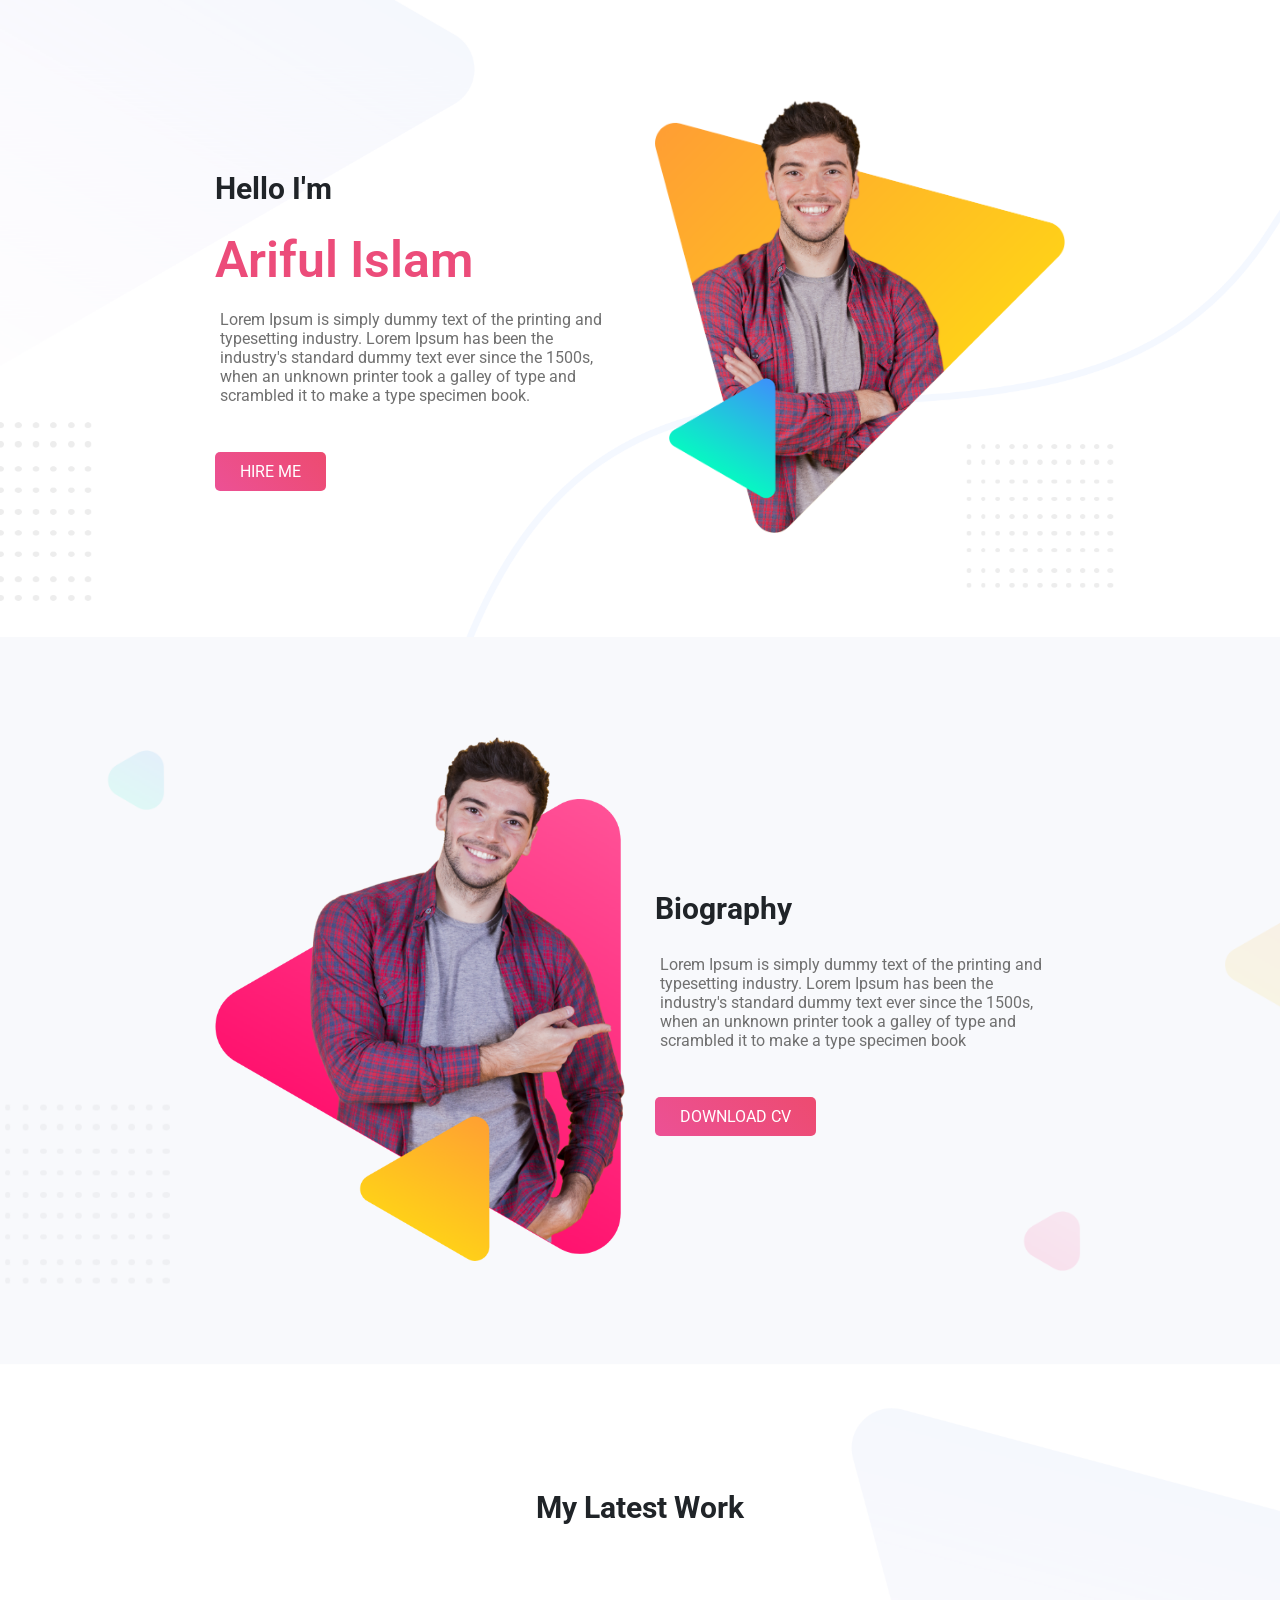
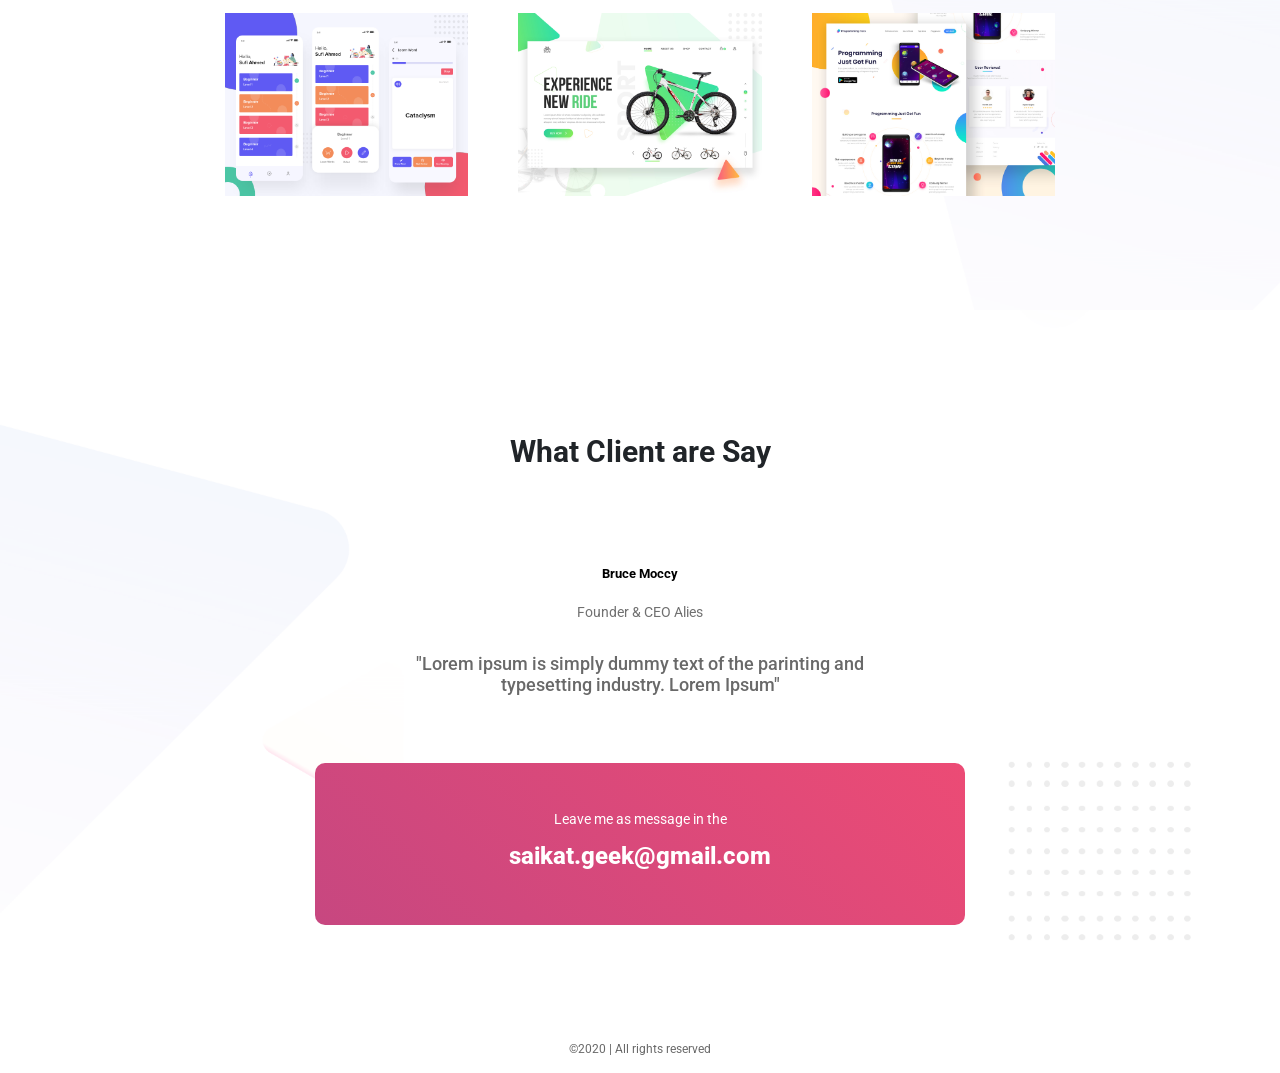
<file: archive/index.html>
<!DOCTYPE html>
<html>

<head>
    <meta charset="utf-8">
    <meta name="viewport" content="width=device-width, initial-scale=1.0">
    <meta http-equiv="X-UA-Compatible" content="ie=edge">
    <title>Saikat Web Developer</title>
    <link href="https://fonts.googleapis.com/css?family=Roboto&display=swap" rel="stylesheet">
    <link rel="stylesheet" type="text/css" href="style.css">
</head>

<body>

    <section class="bg-photo section">
        <div class="group">
            <div class="set">
                <h2 class="title">Hello I'm </h2>
                <h1 class="color">Ariful Islam</h1>
                <p>Lorem Ipsum is simply dummy text of the printing and typesetting industry. Lorem Ipsum has been the industry's standard dummy text ever since the 1500s, when an unknown printer took a galley of type and scrambled it to make a type specimen book.</p>
                <a href="https://www.google.com/" class="btn">Hire Me</a>
            </div>
            <div class="set">
                <img src="images/peter.png" alt="My Image">
            </div>
        </div>
    </section>
    <section class="biography-section section">
        <div class="group">
            <div class="set">
                <img src="images/peter_dream.png" alt="Dream Image">
            </div>
            <div class="set">
                <h2 class="title">Biography</h2>
                <p>Lorem Ipsum is simply dummy text of the printing and typesetting industry. Lorem Ipsum has been the industry's standard dummy text ever since the 1500s, when an unknown printer took a galley of type and scrambled it to make a type specimen book</p>
                <a href="https://www.google.com/" class="btn">Download CV</a>
            </div>

        </div>
    </section>

    <section class="group-card section">
        <h2 class="title text-center">My Latest Work</h2>
        <div class="my-latest-works">
            <div class="my-latest-single-work">
                <img src="images/latest-work/work-1.png" alt="">
            </div>
            <div class="my-latest-single-work">
                <img src="images/latest-work/work-2.jpg" alt="">
            </div>
            <div class="my-latest-single-work">
                <img src="images/latest-work/work-3.jpg" alt="">
            </div>
        </div>
    </section>
    <section class="testimonial-section section text-center">
        <h2 class="title ">What Client are Say</h2>
        <div class="testimonial">
            <div class="client-info">
                <h5 class="pb">Bruce Moccy</h5>
                <p>Founder & CEO Alies</p>
            </div>
            <div class="client-feedback">
                <p>"Lorem ipsum is simply dummy text of the parinting and typesetting industry. Lorem Ipsum"</p>

            </div>
        </div>
        <div class="contact-me">
            <h4>Leave me as message in the </h4>
            <p>saikat.geek@gmail.com</p>
        </div>

    </section>
    <footer>
        <p>©2020 | All rights reserved</p>
    </footer>

</body>

</html>
</file>
<file: archive/style.css>
body {
	font-family: 'Roboto', sans-serif;
	margin: 0;
}

h1 {
	font-size: 50px;
}

h2 {
	font-size: 40px;
}

p {
	color: dimgray;
	padding: 5px;
}

.bg-photo {
	background-image: url('images/header-bg.png');
	background-position: center center;
	background-size: cover;
	background-repeat: no-repeat;
}

.section {
	padding: 100px 200px;
}

.text-center {
	text-align: center;
}

.title {
	font-size: 30px;
	color: #202428;
}

.btn {
	text-decoration: none;
	font-size: 16px;
	text-transform: uppercase;
	font-weight: 400;
	padding: 10px 25px;
	border-radius: 5px;
	color: #fff;
	margin-top: 26px;
	display: inline-block;
	background-image: linear-gradient(45deg, #EC5195, #ED4B70);
	transition: background .3s;
}

.btn:hover {
	background-image: linear-gradient(-45deg, #c74780, #ED4B72);
}

.group {
	display: flex;
	justify-content: space-between;
	align-items: center;
}

.set {
	width: 50%;
	padding-left: 15px;
	padding-right: 15px;
}

.color {
	font-size: 50px;
	color: #EC4C7A;
	font-weight: 600;
	margin: 0px;
}

.set img {
	width: 100%;
}

.set p {
	font-size: 16px;
	color: #707070;
}

.biography-section {
	background-image: url('images/biography-bg.png');
	background-position: center center;
	background-size: cover;
	background-repeat: no-repeat;
}

.group-card {
	background-image: url('images/latest-work-bg.png');
	background-position: center center;
	background-size: cover;
	background-repeat: no-repeat;
}

.group-card .title {
	padding-bottom: 53px;
}

.my-latest-works {
	display: flex;
	justify-content: space-between;
	align-items: center;
}

.my-latest-single-work {
	padding: 10px;
	flex-basis: 33.3%;
	margin-left: 15px;
	margin-right: 15px;
	position: relative;
	transition: all .3s;
	;
}

.my-latest-single-work img {
	width: 100%;
}

.my-latest-single-work:after {
	position: absolute;
	background: rgba(0, 0, 0, .5);
	width: 100%;
	height: 100%;
	content: "";
	top: 0;
	left: 0;
	opacity: 0;
	visibility: hidden;
}

.my-latest-single-work:hover:after {
	opacity: 1;
	visibility: visible;
}


/** Testimonial  section**/

.testimonial-section {
	background-image: url('images/footer-bg.png');
	background-position: center center;
	background-size: cover;
	background-repeat: no-repeat;
	display: flex;
	flex-direction: column;
	align-items: center;
}

.testimonial {
	display: flex;
	justify-content: center;
	flex-direction: column;
	margin-top: 50px;
}

.client-info p {
	padding: 0px;
	margin: 0px;
	font-size: 14px;
	color: #707070;
}

.client-info h3 {
	margin: 0px;
}

.contact-me h4 {
	font-size: 14px;
	font-weight: 400;
	color: #fff;
	margin-bottom: 10px;
}

.client-feedback {
	width: 500px;
}

.client-feedback p {
	display: inline-block;
	font-size: 18px;
	font-weight: 500;
	padding: 0px 19px;
	padding-top: 15px;
	padding-bottom: 50px;
}

.contact-me {
	background-image: linear-gradient(45deg, #c74780, #EC4B75);
	padding: 30px;
	border-radius: 10px;
	width: 40%;
	width: 590px;
}

.contact-me p {
	font-size: 24px;
	font-weight: 800;
	color: #fff;
	margin: 0px;
	padding-bottom: 25px;
}


footer p{
	text-align: center;
	font-size: 12px;
}
</file>
